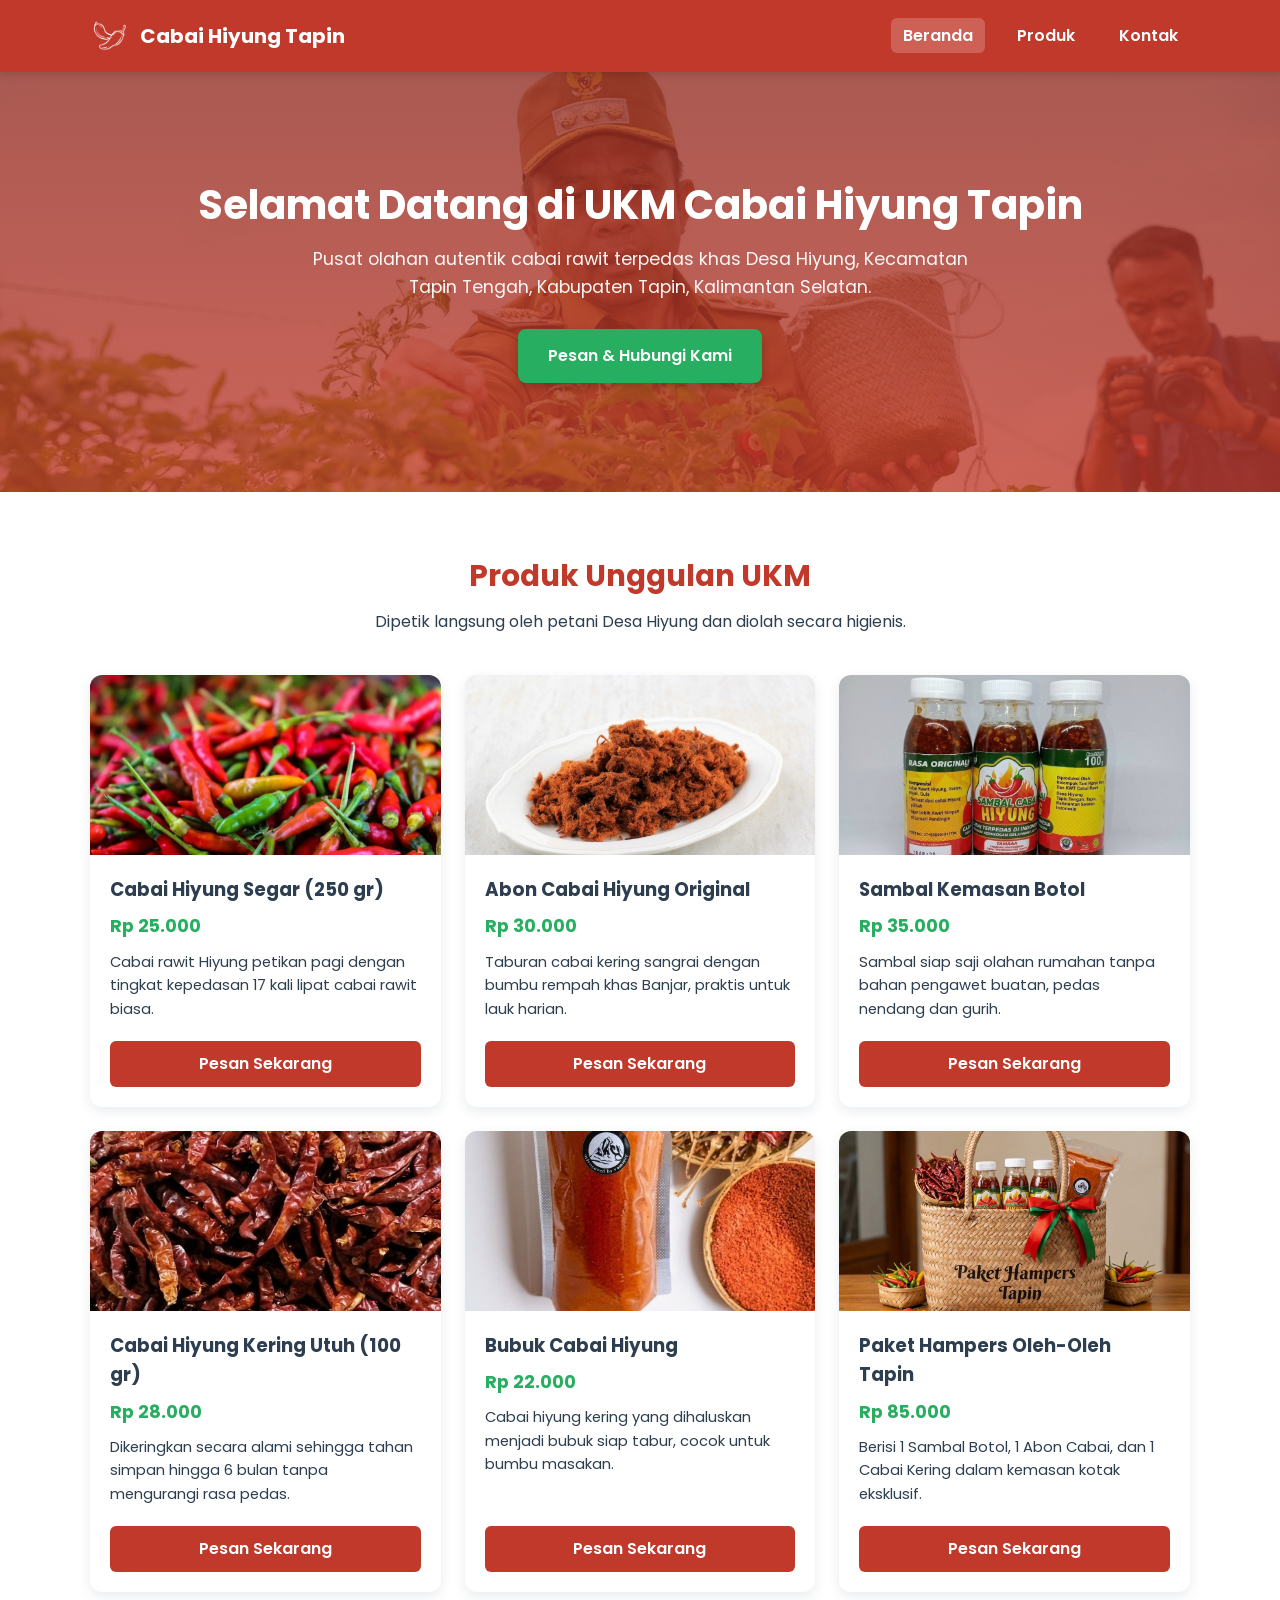
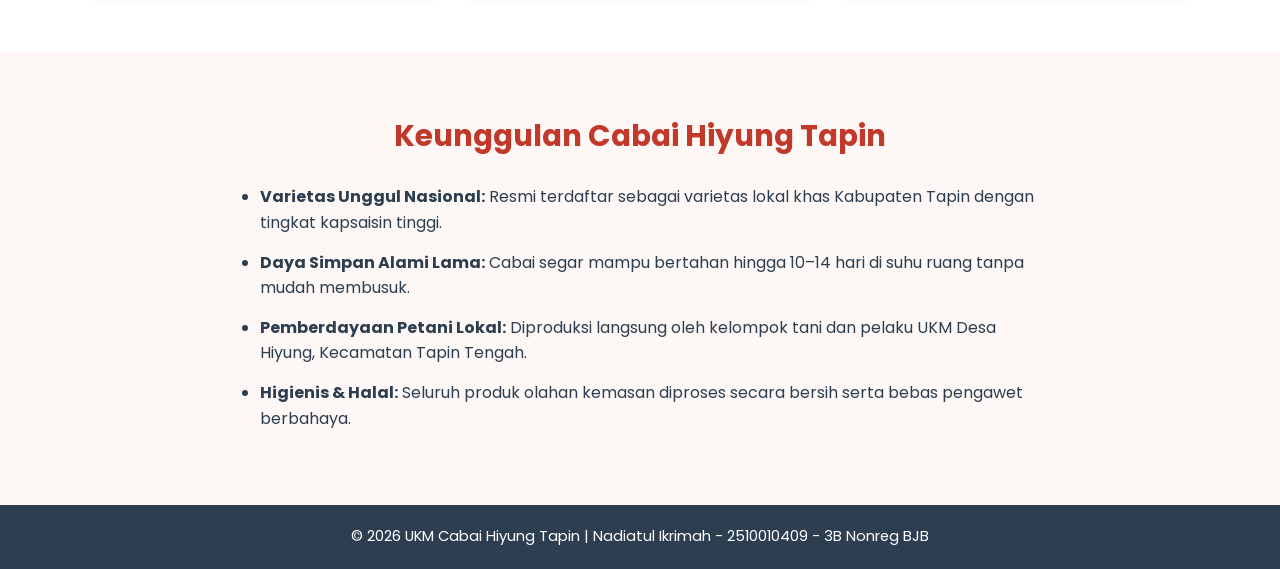
<file: index.html>
<!DOCTYPE html>
<html lang="id">
<head>
    <meta charset="UTF-8">
    <meta name="viewport" content="width=device-width, initial-scale=1.0">
    <title>Beranda - UKM Cabai Hiyung Tapin | Nadiatul Ikrimah</title>
    <!-- Menghubungkan Google Fonts & File CSS Eksternal -->
    <link rel="preconnect" href="https://fonts.googleapis.com">
    <link rel="preconnect" href="https://fonts.gstatic.com" crossorigin>
    <link href="https://fonts.googleapis.com/css2?family=Poppins:wght@400;600;700&display=swap" rel="stylesheet">
    <link rel="stylesheet" href="css/style.css">
</head>
<body>

    <!-- HEADER & NAVBAR FIXED -->
    <header class="navbar">
        <div class="container nav-container">
            <a href="index.html" class="logo">
                <img src="img/cabai.png" alt="Logo UKM Cabai Hiyung Tapin" class="logo-img">
                <span>Cabai Hiyung Tapin</span>
            </a>
            <nav aria-label="Navigasi Utama">
                <ul class="nav-links">
                    <li><a href="index.html" class="active">Beranda</a></li>
                    <li><a href="index.html#produk">Produk</a></li>
                    <li><a href="kontak.html">Kontak</a></li>
                </ul>
            </nav>
        </div>
    </header>

    <!-- KONTEN UTAMA -->
    <main>
        <!-- HERO SECTION -->
        <section class="hero">
            <div class="container hero-content">
                <h1>Selamat Datang di UKM Cabai Hiyung Tapin</h1>
                <p>Pusat olahan autentik cabai rawit terpedas khas Desa Hiyung, Kecamatan Tapin Tengah, Kabupaten Tapin, Kalimantan Selatan.</p>
                <a href="kontak.html" class="btn-cta">Pesan &amp; Hubungi Kami</a>
            </div>
        </section>

        <!-- KATALOG PRODUK (6 KARTU GRID) -->
        <section id="produk" class="section">
            <div class="container">
                <h2 class="section-title">Produk Unggulan UKM</h2>
                <p class="section-subtitle">Dipetik langsung oleh petani Desa Hiyung dan diolah secara higienis.</p>

                <div class="card-grid">
                    <!-- Kartu 1 -->
                    <article class="card">
                        <img src="img/cabai hiyung segar.jpg" alt="Cabai Hiyung Segar 250 gr" class="card-img">
                        <div class="card-body">
                            <h3>Cabai Hiyung Segar (250 gr)</h3>
                            <p class="price">Rp 25.000</p>
                            <p>Cabai rawit Hiyung petikan pagi dengan tingkat kepedasan 17 kali lipat cabai rawit biasa.</p>
                            <a href="kontak.html" class="btn-card">Pesan Sekarang</a>
                        </div>
                    </article>

                    <!-- Kartu 2 -->
                    <article class="card">
                        <img src="img/abon.jpg" alt="Abon Cabai Hiyung Original" class="card-img">
                        <div class="card-body">
                            <h3>Abon Cabai Hiyung Original</h3>
                            <p class="price">Rp 30.000</p>
                            <p>Taburan cabai kering sangrai dengan bumbu rempah khas Banjar, praktis untuk lauk harian.</p>
                            <a href="kontak.html" class="btn-card">Pesan Sekarang</a>
                        </div>
                    </article>

                    <!-- Kartu 3 -->
                    <article class="card">
                        <img src="img/sambal kemasan botol.jpg" alt="Sambal Kemasan Botol" class="card-img">
                        <div class="card-body">
                            <h3>Sambal Kemasan Botol</h3>
                            <p class="price">Rp 35.000</p>
                            <p>Sambal siap saji olahan rumahan tanpa bahan pengawet buatan, pedas nendang dan gurih.</p>
                            <a href="kontak.html" class="btn-card">Pesan Sekarang</a>
                        </div>
                    </article>
                     <!-- Kartu 4 -->
                    <article class="card">
                        <img src="img/cabai kering.jpg" alt="Cabai Hiyung Kering Utuh" class="card-img">
                        <div class="card-body">
                            <h3>Cabai Hiyung Kering Utuh (100 gr)</h3>
                            <p class="price">Rp 28.000</p>
                            <p>Dikeringkan secara alami sehingga tahan simpan hingga 6 bulan tanpa mengurangi rasa pedas.</p>
                            <a href="kontak.html" class="btn-card">Pesan Sekarang</a>
                        </div>
                    </article>

                    <!-- Kartu 5 -->
                    <article class="card">
                    <img src="img/bubuk cabai.jpg" alt="Bubuk Cabai Hiyung" class="card-img">
                        <div class="card-body">
                            <h3>Bubuk Cabai Hiyung</h3>
                            <p class="price">Rp 22.000</p>
                            <p>Cabai hiyung kering yang dihaluskan menjadi bubuk siap tabur, cocok untuk bumbu masakan.</p>
                            <a href="kontak.html" class="btn-card">Pesan Sekarang</a>
                        </div>
                    </article>

                    <!-- Kartu 6 -->
                    <article class="card">
                        <img src="img/hampers.jpg" alt="Paket Hampers Oleh-Oleh Tapin" class="card-img">
                        <div class="card-body">
                            <h3>Paket Hampers Oleh-Oleh Tapin</h3>
                            <p class="price">Rp 85.000</p>
                            <p>Berisi 1 Sambal Botol, 1 Abon Cabai, dan 1 Cabai Kering dalam kemasan kotak eksklusif.</p>
                            <a href="kontak.html" class="btn-card">Pesan Sekarang</a>
                        </div>
                    </article>
                </div>
            </div>
        </section>

        <!-- SECTION TAMBAHAN (KEUNGGULAN DENGAN LIST) -->
        <section class="section section-alt">
            <div class="container">
                <h2 class="section-title">Keunggulan Cabai Hiyung Tapin</h2>
                <ul class="feature-list">
                    <li><strong>Varietas Unggul Nasional:</strong> Resmi terdaftar sebagai varietas lokal khas Kabupaten Tapin dengan tingkat kapsaisin tinggi.</li>
                    <li><strong>Daya Simpan Alami Lama:</strong> Cabai segar mampu bertahan hingga 10–14 hari di suhu ruang tanpa mudah membusuk.</li>
                    <li><strong>Pemberdayaan Petani Lokal:</strong> Diproduksi langsung oleh kelompok tani dan pelaku UKM Desa Hiyung, Kecamatan Tapin Tengah.</li>
                    <li><strong>Higienis &amp; Halal:</strong> Seluruh produk olahan kemasan diproses secara bersih serta bebas pengawet berbahaya.</li>
                </ul>
            </div>
        </section>
    </main>

    <!-- FOOTER -->
    <footer>
        <div class="container">
            <p>&copy; 2026 UKM Cabai Hiyung Tapin | Nadiatul Ikrimah - 2510010409 - 3B Nonreg BJB</p>
        </div>
    </footer>

</body>
</html>
</file>
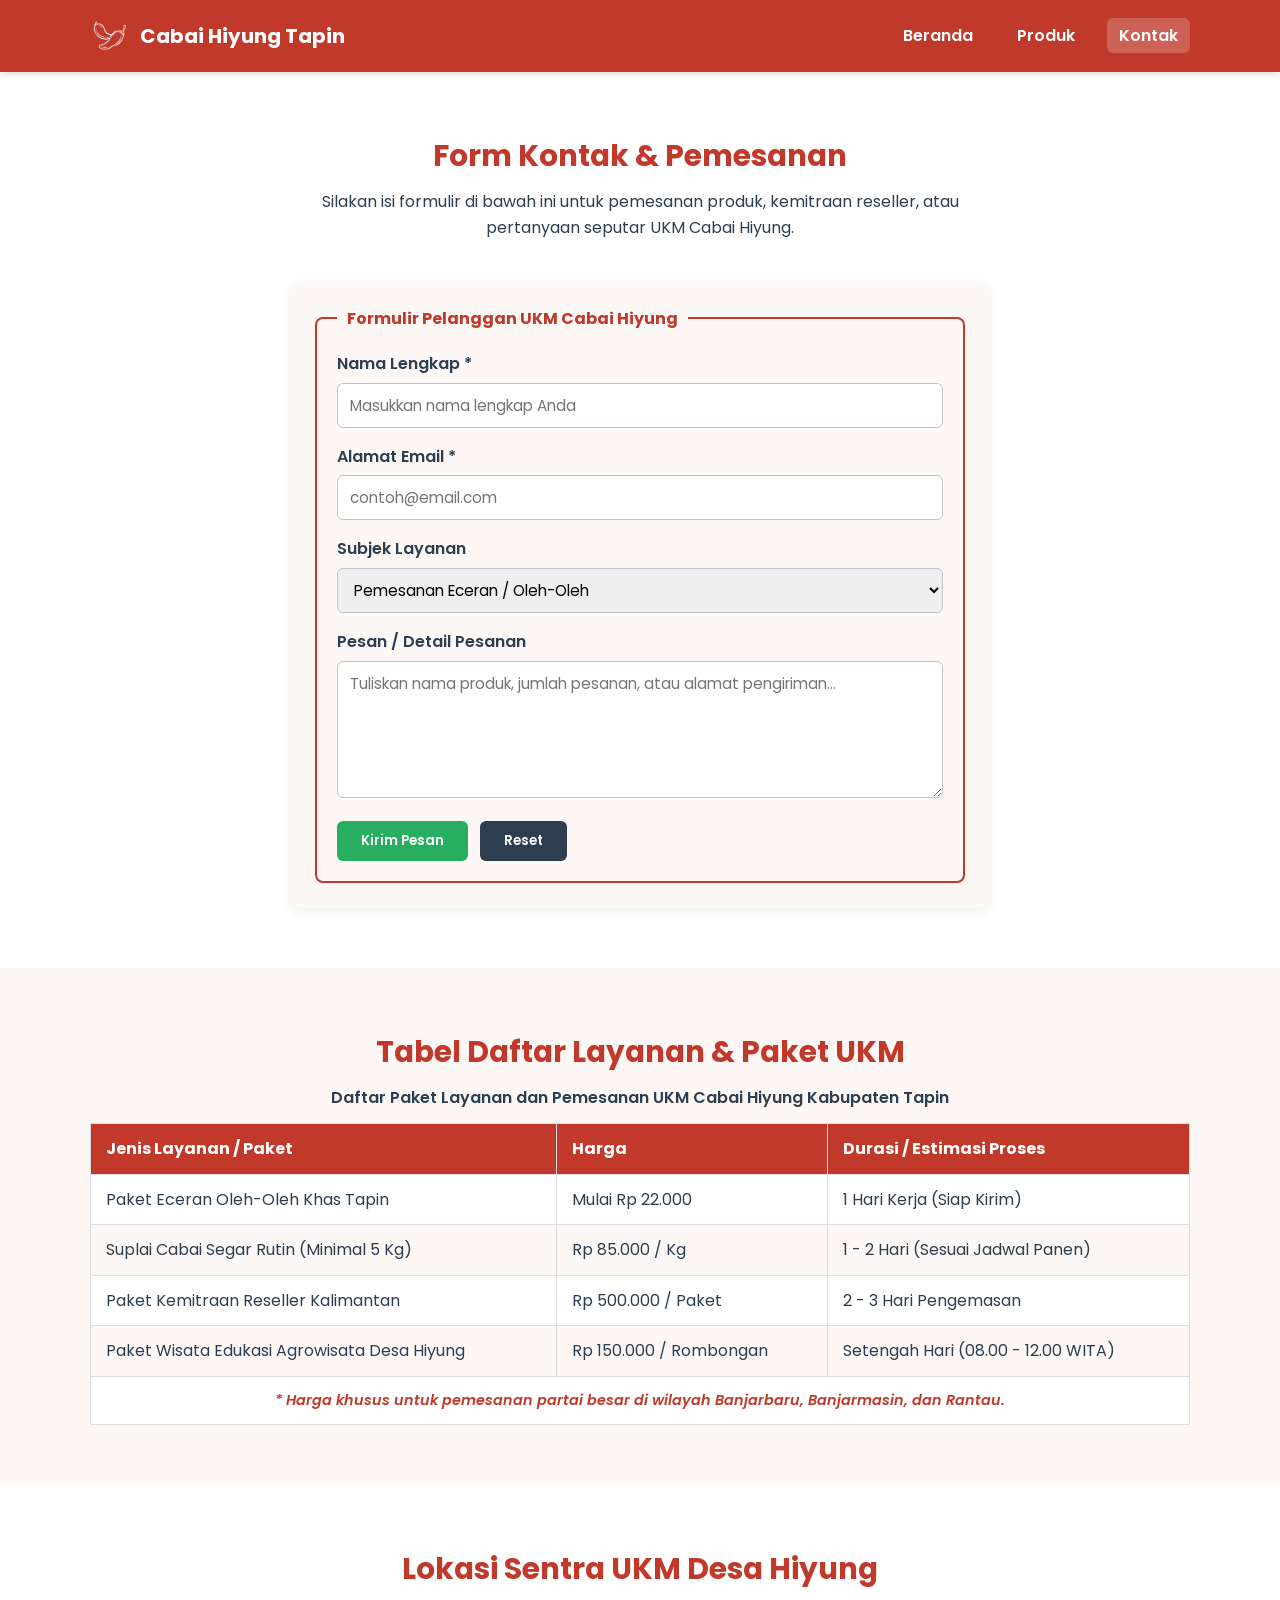
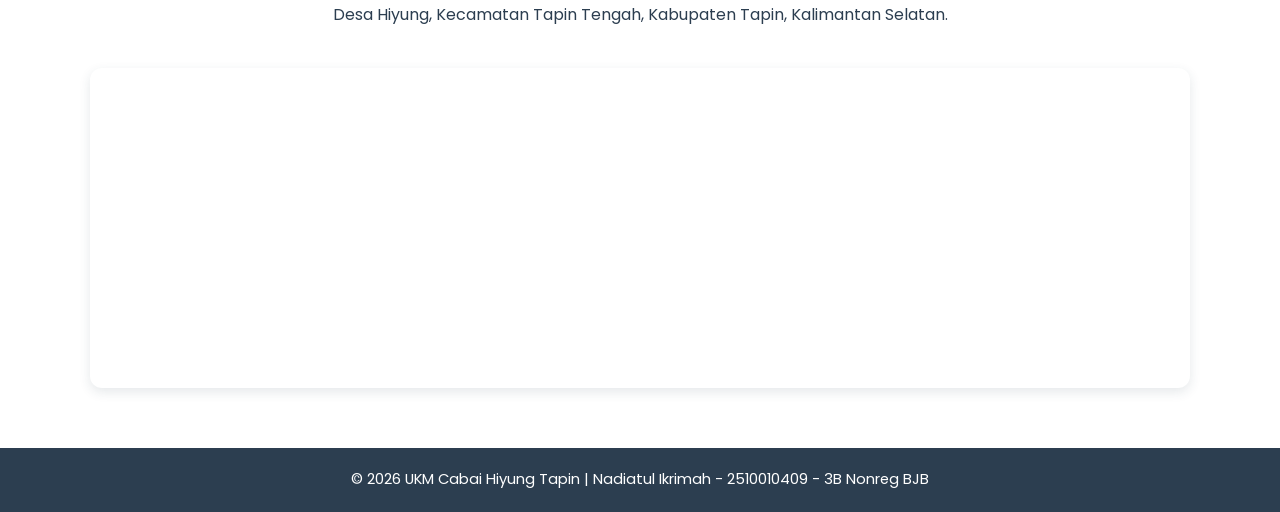
<file: kontak.html>
<!DOCTYPE html>
<html lang="id">
<head>
    <meta charset="UTF-8">
    <meta name="viewport" content="width=device-width, initial-scale=1.0">
    <title>Kontak &amp; Layanan - UKM Cabai Hiyung Tapin | Nadiatul Ikrimah</title>
    <!-- Menghubungkan Google Fonts & File CSS Eksternal -->
    <link rel="preconnect" href="https://fonts.googleapis.com">
    <link rel="preconnect" href="https://fonts.gstatic.com" crossorigin>
    <link href="https://fonts.googleapis.com/css2?family=Poppins:wght@400;600;700&display=swap" rel="stylesheet">
    <link rel="stylesheet" href="css/style.css">
</head>
<body>

    <!-- HEADER & NAVBAR FIXED -->
    <header class="navbar">
        <div class="container nav-container">
            <a href="index.html" class="logo">
                <img src="img/cabai.png" alt="Logo UKM Cabai Hiyung Tapin" class="logo-img">
                <span>Cabai Hiyung Tapin</span>
            </a>
            <nav aria-label="Navigasi Utama">
                <ul class="nav-links">
                    <li><a href="index.html">Beranda</a></li>
                    <li><a href="index.html#produk">Produk</a></li>
                    <li><a href="kontak.html" class="active">Kontak</a></li>
                </ul>
            </nav>
        </div>
    </header>

    <!-- KONTEN UTAMA -->
    <main>
        <!-- BAGIAN FORM KONTAK -->
        <section class="section">
            <div class="container">
                <h1 class="section-title">Form Kontak &amp; Pemesanan</h1>
                <p class="section-subtitle">Silakan isi formulir di bawah ini untuk pemesanan produk, kemitraan reseller, atau pertanyaan seputar UKM Cabai Hiyung.</p>

                <form action="#" method="post" class="contact-form">
                    <fieldset>
                        <legend>Formulir Pelanggan UKM Cabai Hiyung</legend>

                        <div class="form-group">
                            <label for="nama">Nama Lengkap *</label>
                            <input type="text" id="nama" name="nama" placeholder="Masukkan nama lengkap Anda" required>
                        </div>

                        <div class="form-group">
                            <label for="email">Alamat Email *</label>
                            <input type="email" id="email" name="email" placeholder="contoh@email.com" required>
                        </div>

                        <div class="form-group">
                            <label for="subjek">Subjek Layanan</label>
                            <select id="subjek" name="subjek">
                                <option value="eceran">Pemesanan Eceran / Oleh-Oleh</option>
                                <option value="grosir">Pemesanan Grosir / Restoran</option>
                                <option value="reseller">Pendaftaran Mitra Reseller</option>
                                <option value="kunjungan">Kunjungan Edukasi Kebun Cabai Hiyung</option>
                            </select>
                        </div>

                        <div class="form-group">
                            <label for="pesan">Pesan / Detail Pesanan</label>
                            <textarea id="pesan" name="pesan" rows="5" placeholder="Tuliskan nama produk, jumlah pesanan, atau alamat pengiriman..."></textarea>
                        </div>

                        <div class="form-actions">
                            <button type="submit" class="btn-submit">Kirim Pesan</button>
                            <button type="reset" class="btn-reset">Reset</button>
                        </div>
                    </fieldset>
                </form>
            </div>
        </section>

        <!-- BAGIAN TABEL DAFTAR LAYANAN -->
        <section class="section section-alt">
            <div class="container">
                <h2 class="section-title">Tabel Daftar Layanan &amp; Paket UKM</h2>
                <div class="table-wrapper">
                    <table>
                        <caption>Daftar Paket Layanan dan Pemesanan UKM Cabai Hiyung Kabupaten Tapin</caption>
                        <thead>
                            <tr>
                                <th>Jenis Layanan / Paket</th>
                                <th>Harga</th>
                                <th>Durasi / Estimasi Proses</th>
                            </tr>
                        </thead>
                        <tbody>
                            <tr>
                                <td>Paket Eceran Oleh-Oleh Khas Tapin</td>
                                <td>Mulai Rp 22.000</td>
                                <td>1 Hari Kerja (Siap Kirim)</td>
                            </tr>
                            <tr>
                                <td>Suplai Cabai Segar Rutin (Minimal 5 Kg)</td>
                                <td>Rp 85.000 / Kg</td>
                                <td>1 - 2 Hari (Sesuai Jadwal Panen)</td>
                            </tr>
                            <tr>
                                <td>Paket Kemitraan Reseller Kalimantan</td>
                                <td>Rp 500.000 / Paket</td>
                                <td>2 - 3 Hari Pengemasan</td>
                            </tr>
                            <tr>
                                <td>Paket Wisata Edukasi Agrowisata Desa Hiyung</td>
                                <td>Rp 150.000 / Rombongan</td>
                                <td>Setengah Hari (08.00 - 12.00 WITA)</td>
                            </tr>
                            <tr>
                                <td colspan="3" class="table-note">* Harga khusus untuk pemesanan partai besar di wilayah Banjarbaru, Banjarmasin, dan Rantau.</td>
                            </tr>
                        </tbody>
                    </table>
                </div>
            </div>
        </section>

        <!-- BAGIAN LOKASI / PETA -->
        <section class="section">
            <div class="container">
                <h2 class="section-title">Lokasi Sentra UKM Desa Hiyung</h2>
                <p class="section-subtitle">Desa Hiyung, Kecamatan Tapin Tengah, Kabupaten Tapin, Kalimantan Selatan.</p>
                <div class="map-box">
                    <iframe 
                        title="Peta Lokasi Sentra Cabai Hiyung Kabupaten Tapin"
                        src="https://www.openstreetmap.org/export/embed.html?bbox=115.0550%2C-2.9750%2C115.1350%2C-2.9200&amp;layer=mapnik&amp;marker=-2.9475%2C115.0950" 
                        loading="lazy">
                    </iframe>
                </div>
            </div>
        </section>
    </main>

    <!-- FOOTER -->
    <footer>
        <div class="container">
            <p>&copy; 2026 UKM Cabai Hiyung Tapin | Nadiatul Ikrimah - 2510010409 - 3B Nonreg BJB</p>
        </div>
    </footer>

</body>
</html>
</file>
<file: css/style.css>
/* =========================================
   1. VARIABEL WARNA & RESET DASAR
   Skema Warna (4 Warna Utama):
   - Merah Cabai : #c0392b
   - Hijau Daun  : #27ae60
   - Krem Hangat : #fdf8f5
   - Gelap Teks  : #2c3e50
========================================= */
:root {
    --primary-red: #c0392b;
    --accent-green: #27ae60;
    --bg-cream: #fdf8f5;
    --dark-text: #2c3e50;
}

* {
    box-sizing: border-box;
    margin: 0;
    padding: 0;
}

body {
    font-family: 'Poppins', sans-serif;
    color: var(--dark-text);
    background-color: #ffffff;
    line-height: 1.6;
    /* Kompensasi tinggi navbar fixed agar konten tidak tertutup */
    padding-top: 72px;
    overflow-x: hidden;
}

img {
    max-width: 100%;
    height: auto;
    display: block;
}

.container {
    width: 90%;
    max-width: 1100px;
    margin: 0 auto;
}

/* =========================================
   2. NAVBAR (POSITION: FIXED)
========================================= */
.navbar {
    position: fixed;
    top: 0;
    left: 0;
    width: 100%;
    background-color: var(--primary-red);
    color: #ffffff;
    z-index: 1000;
    box-shadow: 0 2px 8px rgba(0, 0, 0, 0.15);
}

.nav-container {
    display: flex;
    justify-content: space-between;
    align-items: center;
    min-height: 72px;
}

.logo {
    display: flex;
    align-items: center;
    gap: 10px;
    color: #ffffff;
    text-decoration: none;
    font-size: 1.25rem;
    font-weight: 700;
}

.logo-img {
    height: 40px;
    width: auto;
    border-radius: 30px;
}
.nav-links {
    list-style: none;
    display: flex;
    gap: 20px;
}

.nav-links a {
    color: #ffffff;
    text-decoration: none;
    font-weight: 600;
    padding: 6px 12px;
    border-radius: 6px;
    transition: background-color 0.3s ease;
}

.nav-links a:hover,
.nav-links a.active {
    background-color: rgba(255, 255, 255, 0.2);
}

/* =========================================
   3. HERO SECTION (FLEXBOX TERPUSAT)
========================================= */
.hero {
    display: flex;
    align-items: center;
    justify-content: center;
    text-align: center;
    min-height: 420px;
    /* Lapisan warna merah agak transparan (0.78) di atas foto lokal */
    background: linear-gradient(rgba(146, 43, 33, 0.78), rgba(192, 57, 43, 0.78)), 
                url('../img/bupati\ tapin.jpg');
    background-size: cover;
    background-position: center;
    background-repeat: no-repeat;
    color: #ffffff;
    padding: 40px 20px;
}

.hero-content h1 {
    font-size: 2.5rem;
    margin-bottom: 16px;
    line-height: 1.2;
}

.hero-content p {
    font-size: 1.1rem;
    max-width: 700px;
    margin: 0 auto 28px auto;
    opacity: 0.95;
}

.btn-cta {
    display: inline-block;
    background-color: var(--accent-green);
    color: #ffffff;
    text-decoration: none;
    font-weight: 600;
    padding: 14px 30px;
    border-radius: 8px;
    box-shadow: 0 4px 10px rgba(0, 0, 0, 0.2);
    transition: transform 0.25s ease, background-color 0.25s ease;
}

.btn-cta:hover {
    background-color: #219150;
    transform: translateY(-2px);
}

/* =========================================
   4. SECTION & GRID KARTU PRODUK
========================================= */
.section {
    padding: 60px 0;
}

.section-alt {
    background-color: var(--bg-cream);
}

.section-title {
    text-align: center;
    font-size: 1.85rem;
    color: var(--primary-red);
    margin-bottom: 10px;
}

.section-subtitle {
    text-align: center;
    max-width: 650px;
    margin: 0 auto 40px auto;
    color: var(--dark-text);
}

.card-grid {
    display: grid;
    grid-template-columns: repeat(3, 1fr);
    gap: 24px;
}

.card {
    background-color: #ffffff;
    border-radius: 12px;
    box-shadow: 0 4px 12px rgba(44, 62, 80, 0.1);
    overflow: hidden;
    display: flex;
    flex-direction: column;
    transition: transform 0.25s ease, box-shadow 0.25s ease;
}

.card:hover {
    transform: translateY(-4px);
    box-shadow: 0 8px 18px rgba(44, 62, 80, 0.16);
}

/* Placeholder Gambar Produk Lokal Berwarna */
.card-img {
    width: 100%;
    height: 180px;
    object-fit: cover;
    display: block;
}

.placeholder-1 { background-color: #c0392b; }
.placeholder-2 { background-color: #27ae60; }
.placeholder-3 { background-color: #a93226; }
.placeholder-4 { background-color: #2c3e50; }
.placeholder-5 { background-color: #d35400; }
.placeholder-6 { background-color: #1e8449; }

.card-body {
    padding: 20px;
    display: flex;
    flex-direction: column;
    flex-grow: 1;
}

.card-body h3 {
    font-size: 1.15rem;
    margin-bottom: 8px;
}

.price {
    font-weight: 700;
    color: var(--accent-green);
    font-size: 1.1rem;
    margin-bottom: 10px;
}

.card-body p:last-of-type {
    font-size: 0.92rem;
    margin-bottom: 20px;
    flex-grow: 1;
}

.btn-card {
    display: block;
    text-align: center;
    background-color: var(--primary-red);
    color: #ffffff;
    text-decoration: none;
    padding: 10px;
    border-radius: 6px;
    font-weight: 600;
    transition: background-color 0.25s ease;
}

.btn-card:hover {
    background-color: #962d22;
}

/* =========================================
   5. LIST KEUNGGULAN (SECTION TAMBAHAN)
========================================= */
.feature-list {
    max-width: 800px;
    margin: 25px auto 0 auto;
    padding-left: 20px;
}

.feature-list li {
    margin-bottom: 14px;
    font-size: 1rem;
}

/* =========================================
   6. FORM KONTAK (FIELDSET & LEGEND)
========================================= */
.contact-form {
    max-width: 700px;
    margin: 0 auto;
    background-color: var(--bg-cream);
    padding: 25px;
    border-radius: 12px;
    box-shadow: 0 4px 12px rgba(44, 62, 80, 0.08);
}

.contact-form fieldset {
    border: 2px solid var(--primary-red);
    border-radius: 8px;
    padding: 20px;
}

.contact-form legend {
    font-weight: 700;
    color: var(--primary-red);
    padding: 0 10px;
}

.form-group {
    margin-bottom: 16px;
}

.form-group label {
    display: block;
    font-weight: 600;
    margin-bottom: 6px;
}

.form-group input,
.form-group select,
.form-group textarea {
    width: 100%;
    padding: 10px 12px;
    border: 1px solid #bdc3c7;
    border-radius: 6px;
    font-family: inherit;
    font-size: 0.95rem;
}

.form-group input:focus,
.form-group select:focus,
.form-group textarea:focus {
    outline: none;
    border-color: var(--primary-red);
}

.form-actions {
    display: flex;
    gap: 12px;
    margin-top: 10px;
}

.btn-submit,
.btn-reset {
    padding: 10px 24px;
    border: none;
    border-radius: 6px;
    font-family: inherit;
    font-weight: 600;
    cursor: pointer;
    color: #ffffff;
}

.btn-submit {
    background-color: var(--accent-green);
}

.btn-submit:hover {
    background-color: #219150;
}

.btn-reset {
    background-color: var(--dark-text);
}

.btn-reset:hover {
    background-color: #1a252f;
}

/* =========================================
   7. TABEL DAFTAR LAYANAN & PETA LOKASI
========================================= */
.table-wrapper {
    overflow-x: auto;
}

table {
    width: 100%;
    border-collapse: collapse;
    background-color: #ffffff;
    box-shadow: 0 4px 12px rgba(44, 62, 80, 0.08);
}

caption {
    font-weight: 600;
    margin-bottom: 12px;
    color: var(--dark-text);
}

th, td {
    border: 1px solid #dcdde1;
    padding: 12px 15px;
    text-align: left;
}

thead {
    background-color: var(--primary-red);
    color: #ffffff;
}

tbody tr:nth-child(even) {
    background-color: var(--bg-cream);
}

.table-note {
    text-align: center;
    font-style: italic;
    font-size: 0.9rem;
    color: var(--primary-red);
    font-weight: 600;
}

.map-box {
    border-radius: 12px;
    overflow: hidden;
    box-shadow: 0 4px 12px rgba(44, 62, 80, 0.12);
}

.map-box iframe {
    width: 100%;
    height: 320px;
    border: 0;
    display: block;
}

/* =========================================
   8. FOOTER
========================================= */
footer {
    background-color: var(--dark-text);
    color: #ffffff;
    text-align: center;
    padding: 20px 10px;
    font-size: 0.92rem;
}

/* =========================================
   9. RESPONSIVE DESIGN (MEDIA QUERY <= 768PX)
========================================= */
@media (max-width: 768px) {
    body {
        /* Menyesuaikan kompensasi saat navbar berubah menjadi vertikal */
        padding-top: 125px;
    }

    .nav-container {
        flex-direction: column;
        padding: 12px 0;
        gap: 10px;
    }

    .nav-links {
        flex-wrap: wrap;
        justify-content: center;
        gap: 10px;
    }

    .hero-content h1 {
        font-size: 1.75rem;
    }

    .hero-content p {
        font-size: 0.98rem;
    }

    /* Kartu produk menjadi 1 kolom di layar kecil */
    .card-grid {
        grid-template-columns: 1fr;
    }

    .form-actions {
        flex-direction: column;
    }
}
</file>
